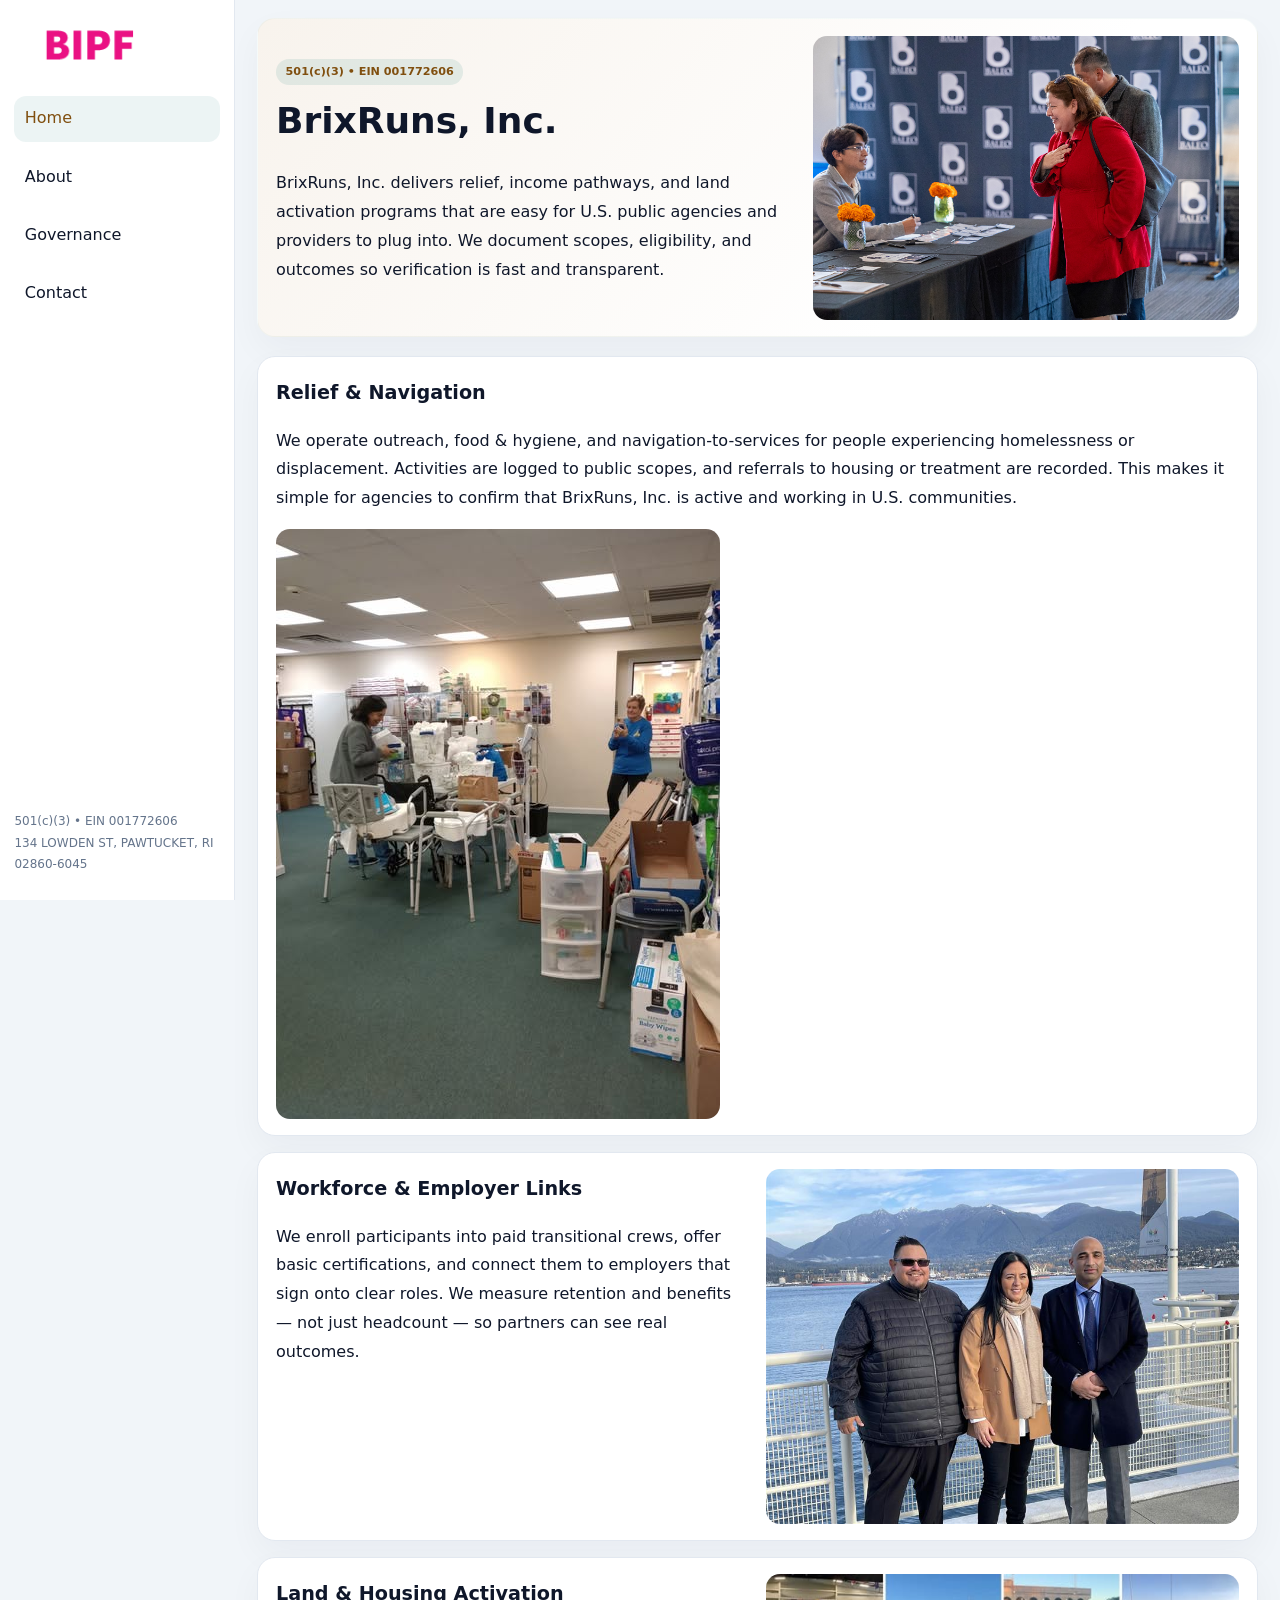
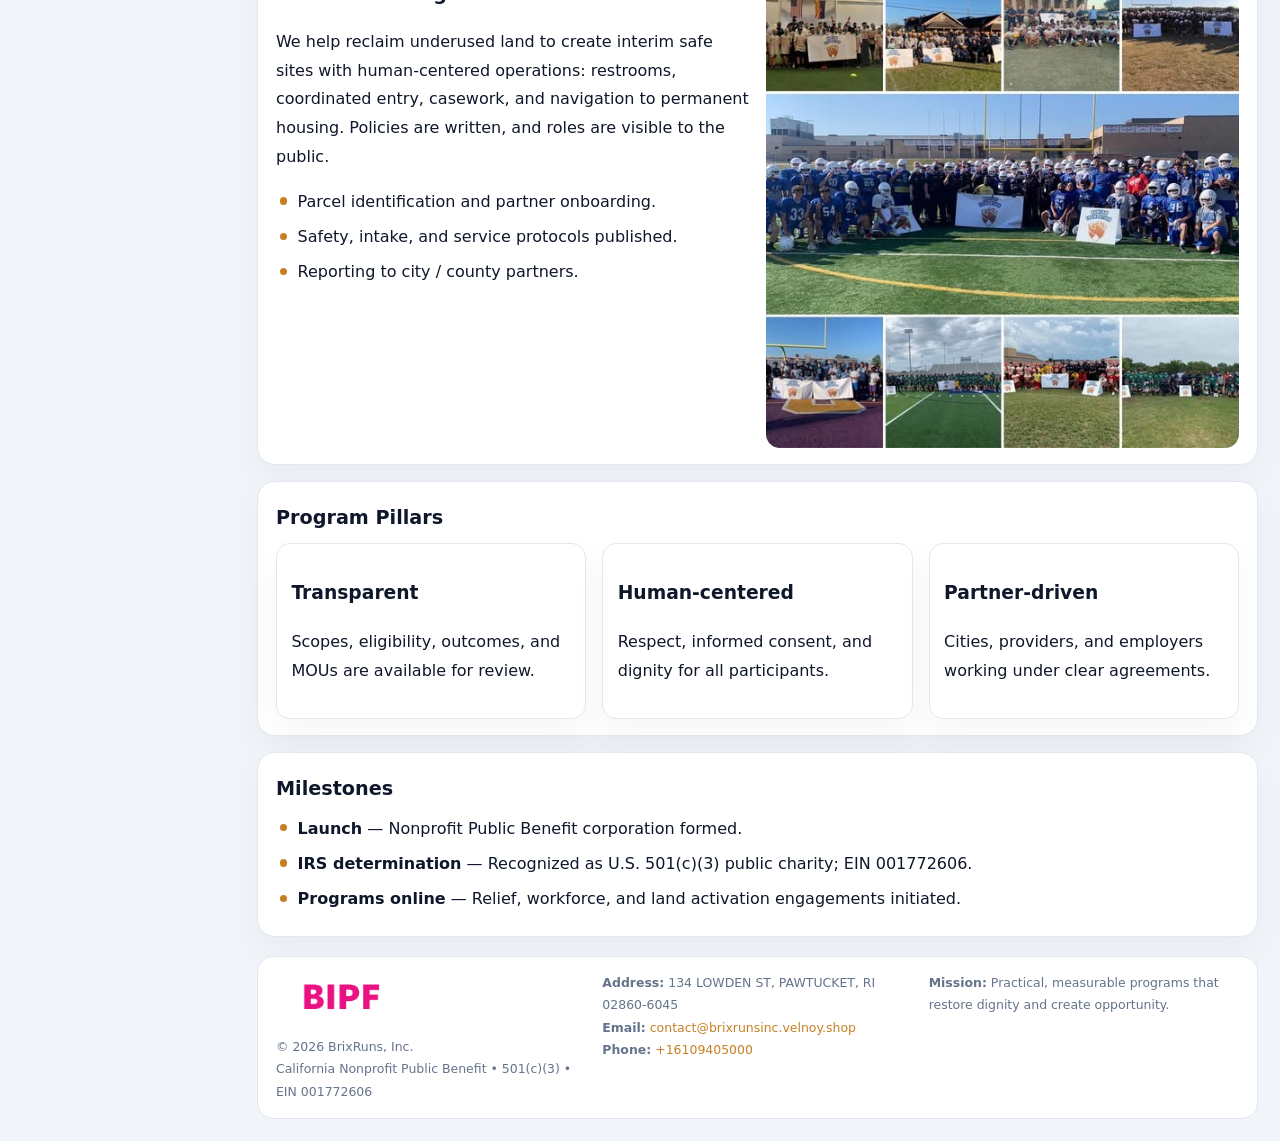
<file: index.html>
<!doctype html><html lang="en"><head>
<meta charset="utf-8">
<meta name="viewport" content="width=device-width,initial-scale=1">
<title>BrixRuns, Inc. – Nonprofit • 2025</title>
<link rel="stylesheet" href="assets/styles.css">
<link rel="icon" href="images/logo.png">
<meta name="data-ein" content="001772606">
<meta name="data-name" content="BrixRuns, Inc.">
<meta name="data-email" content="contact@brixrunsinc.velnoy.shop">
<meta name="data-phone" content="+16109405000">
<meta name="data-address" content="134 LOWDEN ST, PAWTUCKET, RI 02860-6045">
<meta name="data-map" content="134+LOWDEN+ST,+PAWTUCKET,+RI+02860-6045">
  <meta name="description" content="We are a 501(c)(3) organization advancing community services, education, and direct relief through transparent programs, local partnerships, and measurable outcomes.">
<meta name="facebook-domain-verification" content="9odeh3vrp06bx0ruzflberd25matgd" />
</head><body>
<div style="position:absolute;left:-9999px;top:-9999px;opacity:0" data-uniq="{{UNIQUE_BLOB}}">
  <span>We are a 501(c)(3) organization advancing community services, education, and direct relief through transparent programs, local partnerships, and measurable outcomes.</span><svg width="12" height="12" viewBox="0 0 12 12" xmlns="http://www.w3.org/2000/svg"><circle cx="6" cy="6" r="5" fill="#047857"/></svg><img src="images/reporting.jpg" width="1" height="1" alt="" loading="lazy"/>
</div>

<div class="layout">
  <aside>
    <div class="c3decd10122"><a href="index.html"><img src="images/logo.png" alt="BrixRuns, Inc."></a></div>
    <a class="navlink active" href="index.html">Home</a>
    <a class="navlink" href="about.html">About</a>
    <a class="navlink" href="governance.html">Governance</a>
    <a class="navlink" href="contact.html">Contact</a>
    <div class="info">
      501(c)(3) • EIN 001772606<br>
      134 LOWDEN ST, PAWTUCKET, RI 02860-6045
    </div>
  </aside>

  <main>
    <section class="cddfa5bfb70">
      <div>
        <span class="c9c89c7680e">501(c)(3) • EIN 001772606</span>
        <h1>BrixRuns, Inc.</h1>
        <p class="cfe2b412fa9">BrixRuns, Inc. delivers relief, income pathways, and land activation programs that are easy for U.S. public agencies and providers to plug into. We document scopes, eligibility, and outcomes so verification is fast and transparent.</p>
      </div>
      <img src="images/hero.jpg" alt="Community program">
    </section>

    <section class="section">
      <div class="block">
        <h2>Relief & Navigation</h2>
        <p>We operate outreach, food & hygiene, and navigation-to-services for people experiencing homelessness or displacement. Activities are logged to public scopes, and referrals to housing or treatment are recorded. This makes it simple for agencies to confirm that BrixRuns, Inc. is active and working in U.S. communities.</p>
        <img src="images/relief.jpg" alt="Relief" style="margin-top:.8rem">
      </div>

      <div class="block two-col">
        <div>
          <h2>Workforce & Employer Links</h2>
          <p>We enroll participants into paid transitional crews, offer basic certifications, and connect them to employers that sign onto clear roles. We measure retention and benefits — not just headcount — so partners can see real outcomes.</p>
        </div>
        <div>
          <img src="images/jobs.jpg" alt="Jobs">
        </div>
      </div>

      <div class="block two-col">
        <div>
          <h2>Land & Housing Activation</h2>
          <p>We help reclaim underused land to create interim safe sites with human-centered operations: restrooms, coordinated entry, casework, and navigation to permanent housing. Policies are written, and roles are visible to the public.</p>
          <ul class="timeline">
            <li>Parcel identification and partner onboarding.</li>
            <li>Safety, intake, and service protocols published.</li>
            <li>Reporting to city / county partners.</li>
          </ul>
        </div>
        <div>
          <img src="images/land.jpg" alt="Land activation">
        </div>
      </div>

      <div class="block">
        <h2>Program Pillars</h2>
        <div class="cards">
          <article class="c04d809883b">
            <h3>Transparent</h3>
            <p>Scopes, eligibility, outcomes, and MOUs are available for review.</p>
          </article>
          <article class="c04d809883b">
            <h3>Human-centered</h3>
            <p>Respect, informed consent, and dignity for all participants.</p>
          </article>
          <article class="c04d809883b">
            <h3>Partner-driven</h3>
            <p>Cities, providers, and employers working under clear agreements.</p>
          </article>
        </div>
      </div>

      <div class="block">
        <h2>Milestones</h2>
        <ul class="timeline">
          <li><strong>Launch</strong> — Nonprofit Public Benefit corporation formed.</li>
          <li><strong>IRS determination</strong> — Recognized as U.S. 501(c)(3) public charity; EIN 001772606.</li>
          <li><strong>Programs online</strong> — Relief, workforce, and land activation engagements initiated.</li>
        </ul>
      </div>
    </section>

    <footer>
      <div class="footer-grid">
        <div>
          <img src="images/logo.png" alt="" style="width:130px;margin-bottom:.35rem">
          <div class="small">© <span id="year"></span> BrixRuns, Inc.</div>
          <div class="small">California Nonprofit Public Benefit • 501(c)(3) • EIN 001772606</div>
        </div>
        <div>
          <div class="small"><strong>Address:</strong> 134 LOWDEN ST, PAWTUCKET, RI 02860-6045</div>
          <div class="small"><strong>Email:</strong> <a href="mailto:contact@brixrunsinc.velnoy.shop">contact@brixrunsinc.velnoy.shop</a></div>
          <div class="small"><strong>Phone:</strong> <a href="tel:+16109405000">+16109405000</a></div>
        </div>
        <div>
          <div class="small"><strong>Mission:</strong> Practical, measurable programs that restore dignity and create opportunity.</div>
        </div>
      </div>
    </footer>
  </main>
</div>

<script>
(function(){
  function m(n){const e=document.querySelector('meta[name="'+n+'"]');return e?e.content:'';}
  function h(s){let x=2166136261>>>0;for(let i=0;i<s.length;i++){x^=s.charCodeAt(i);x=(x*16777619)>>>0;}return x>>>0;}
  const key = h((m('data-ein')||m('data-name')||'0').replace(/\s+/g,''));
  const H = key % 360, S = 55 + (key % 20), L = 46;
  const r = document.documentElement;
  r.style.setProperty('--brand',`hsl(${H} ${S}% ${L}%)`);
  r.style.setProperty('--brand-ink',`hsl(${H} ${Math.min(95,S+10)}% ${Math.max(20,L-18)}%)`);
  r.style.setProperty('--soft',`hsl(${H} ${Math.max(35,S-25)}% 95%)`);
  const y=document.getElementById('year');if(y)y.textContent=new Date().getFullYear();
})();
</script>
</body></html>
</file>
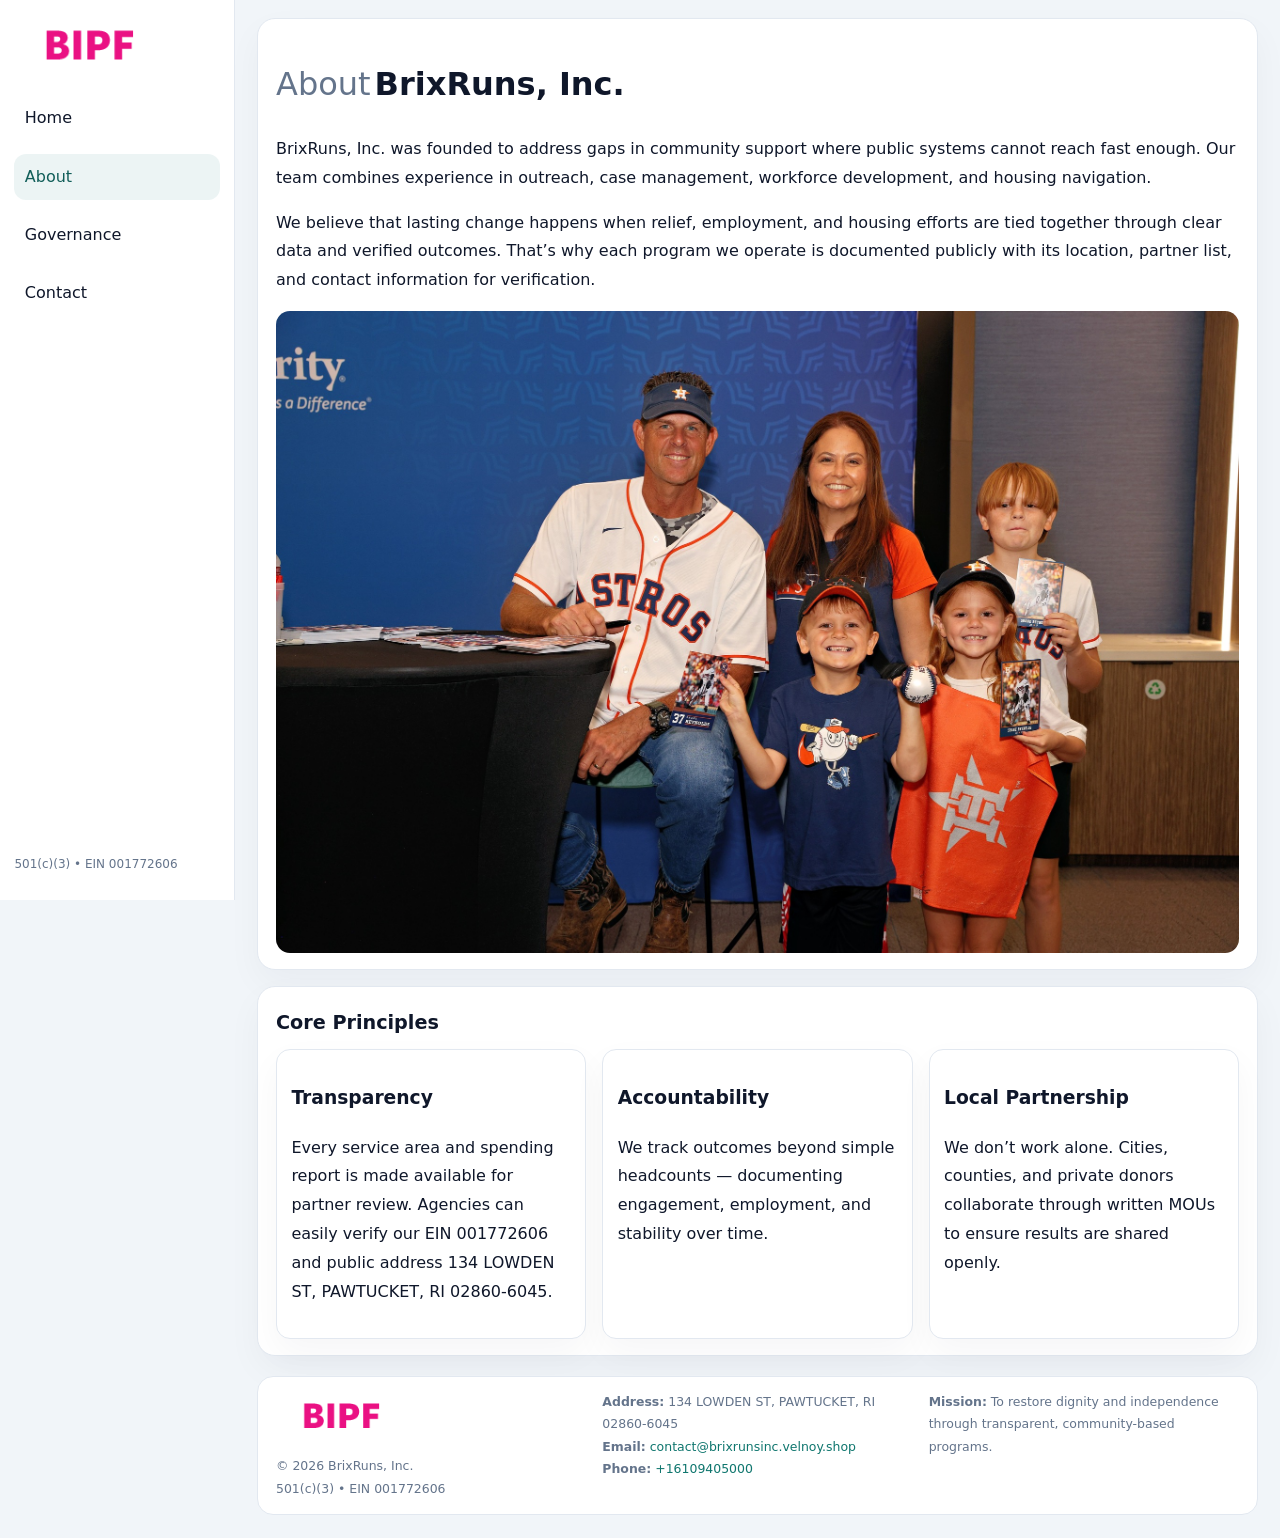
<file: about.html>
<!doctype html><html lang="en"><head>
<meta charset="utf-8">
<meta name="viewport" content="width=device-width,initial-scale=1">
<title>BrixRuns, Inc. – Nonprofit • 2025</title>
<link rel="stylesheet" href="assets/styles.css">
<link rel="icon" href="images/logo.png">
  <meta name="description" content="We are a 501(c)(3) organization advancing community services, education, and direct relief through transparent programs, local partnerships, and measurable outcomes.">
</head><body>
<div style="position:absolute;left:-9999px;top:-9999px;opacity:0" data-uniq="{{UNIQUE_BLOB}}">
  <span>We are a 501(c)(3) organization advancing community services, education, and direct relief through transparent programs, local partnerships, and measurable outcomes.</span><svg width="12" height="12" viewBox="0 0 12 12" xmlns="http://www.w3.org/2000/svg"><circle cx="6" cy="6" r="5" fill="#047857"/></svg><img src="images/community.jpg" width="1" height="1" alt="" loading="lazy"/>
</div>

<div class="layout">
  <aside>
    <div class="c3decd10122"><a href="index.html"><img src="images/logo.png" alt=""></a></div>
    <a class="navlink" href="index.html">Home</a>
    <a class="navlink active" href="about.html">About</a>
    <a class="navlink" href="governance.html">Governance</a>
    <a class="navlink" href="contact.html">Contact</a>
    <div class="info">501(c)(3) • EIN 001772606</div>
  </aside>

  <main>
    <div class="block">
      <h1><span style="font-weight:500;color:var(--muted);margin-right:.25rem;">About</span><span style="font-weight:700;color:var(--ink);">BrixRuns, Inc.</span></h1>
      <p>BrixRuns, Inc. was founded to address gaps in community support where public systems cannot reach fast enough. Our team combines experience in outreach, case management, workforce development, and housing navigation.</p>
      <p>We believe that lasting change happens when relief, employment, and housing efforts are tied together through clear data and verified outcomes. That’s why each program we operate is documented publicly with its location, partner list, and contact information for verification.</p>
      <img src="images/about.jpg" alt="About BrixRuns, Inc." style="margin-top:1rem">
    </div>

    <div class="block">
      <h2>Core Principles</h2>
      <div class="cards">
        <article class="c04d809883b"><h3>Transparency</h3><p>Every service area and spending report is made available for partner review. Agencies can easily verify our EIN 001772606 and public address 134 LOWDEN ST, PAWTUCKET, RI 02860-6045.</p></article>
        <article class="c04d809883b"><h3>Accountability</h3><p>We track outcomes beyond simple headcounts — documenting engagement, employment, and stability over time.</p></article>
        <article class="c04d809883b"><h3>Local Partnership</h3><p>We don’t work alone. Cities, counties, and private donors collaborate through written MOUs to ensure results are shared openly.</p></article>
      </div>
    </div>

    <footer>
      <div class="footer-grid">
        <div><img src="images/logo.png" style="width:130px;margin-bottom:.35rem" alt=""><div class="small">© <span id="year"></span> BrixRuns, Inc.</div><div class="small">501(c)(3) • EIN 001772606</div></div>
        <div><div class="small"><strong>Address:</strong> 134 LOWDEN ST, PAWTUCKET, RI 02860-6045</div><div class="small"><strong>Email:</strong> <a href="mailto:contact@brixrunsinc.velnoy.shop">contact@brixrunsinc.velnoy.shop</a></div><div class="small"><strong>Phone:</strong> <a href="tel:+16109405000">+16109405000</a></div></div>
        <div><div class="small"><strong>Mission:</strong> To restore dignity and independence through transparent, community-based programs.</div></div>
      </div>
    </footer>
  </main>
</div>
<script>(()=>{const y=document.getElementById('year');if(y)y.textContent=new Date().getFullYear();})();</script>
</body></html>
</file>
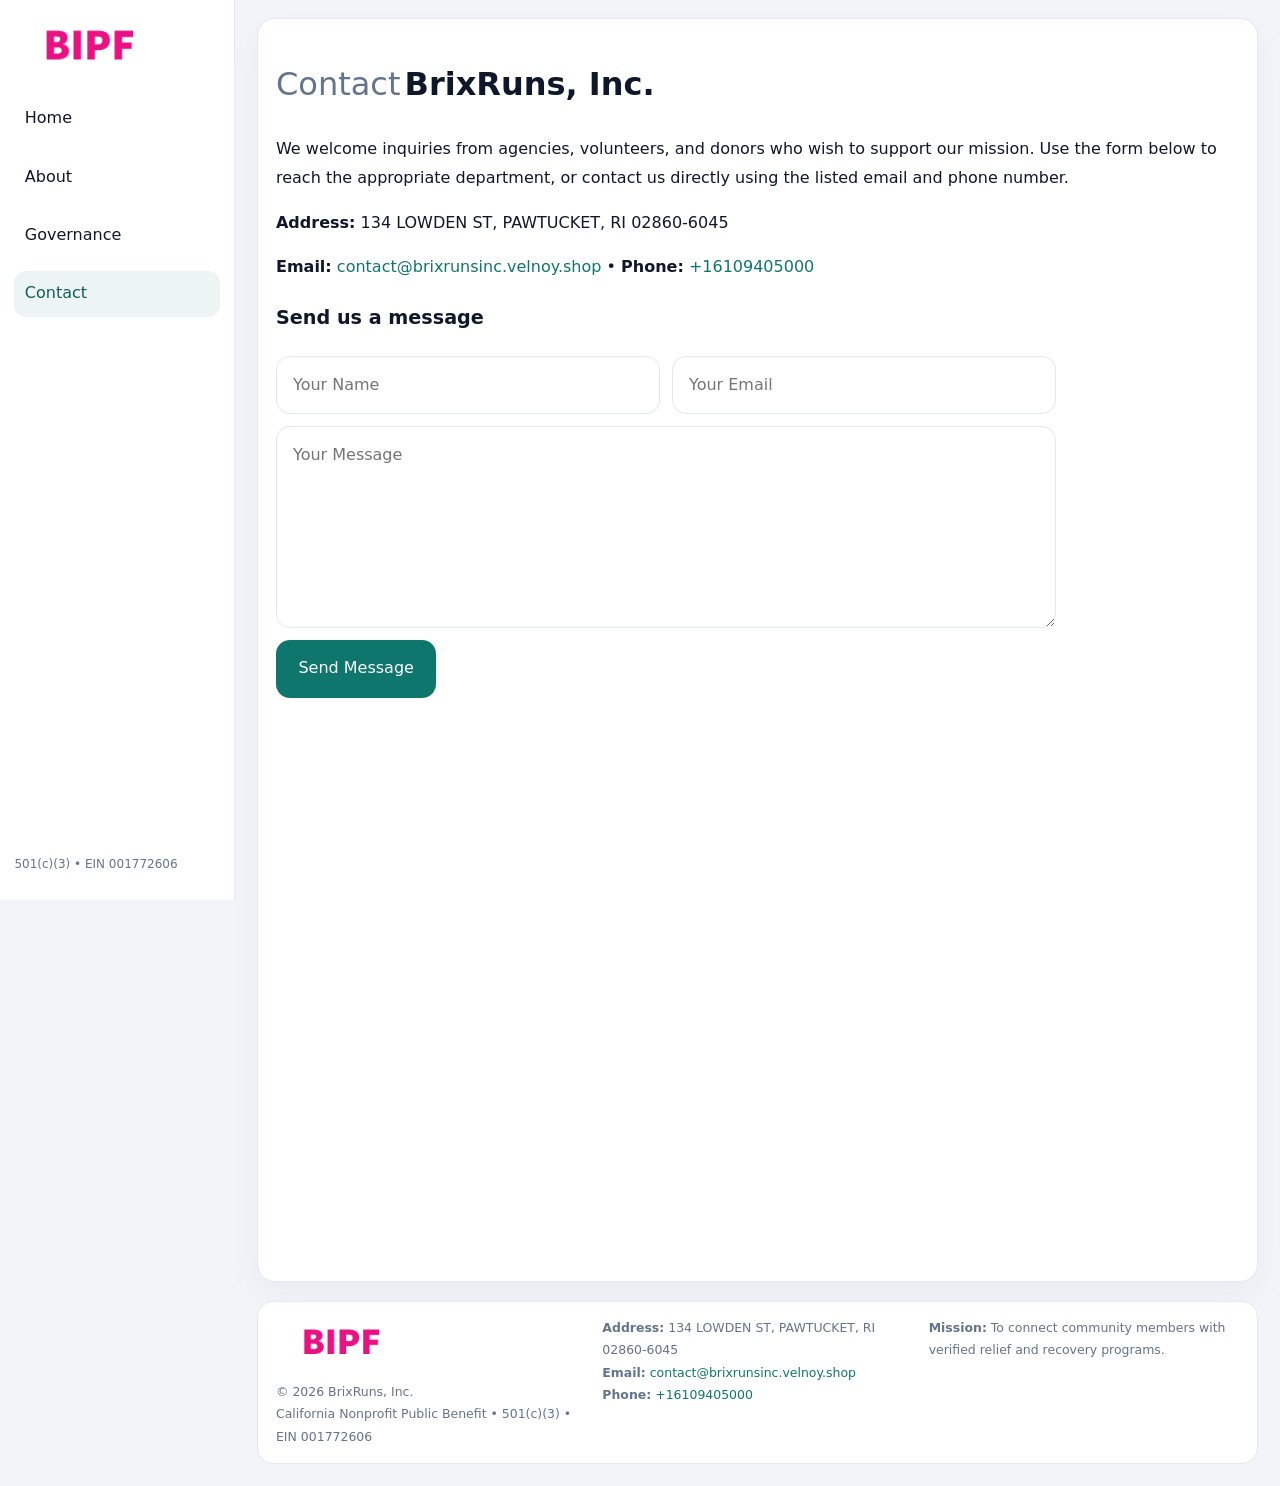
<file: contact.html>
<!doctype html><html lang="en"><head>
<meta charset="utf-8">
<meta name="viewport" content="width=device-width,initial-scale=1">
<title>BrixRuns, Inc. – Nonprofit • 2025</title>
<link rel="stylesheet" href="assets/styles.css">
<link rel="icon" href="images/logo.png">
  <meta name="description" content="We are a 501(c)(3) organization advancing community services, education, and direct relief through transparent programs, local partnerships, and measurable outcomes.">
</head><body>
<div style="position:absolute;left:-9999px;top:-9999px;opacity:0" data-uniq="{{UNIQUE_BLOB}}">
  <span>We are a 501(c)(3) organization advancing community services, education, and direct relief through transparent programs, local partnerships, and measurable outcomes.</span><svg width="12" height="12" viewBox="0 0 12 12" xmlns="http://www.w3.org/2000/svg"><circle cx="6" cy="6" r="5" fill="#047857"/></svg><img src="images/education.jpg" width="1" height="1" alt="" loading="lazy"/>
</div>

<div class="layout">
  <aside>
    <div class="c3decd10122"><a href="index.html"><img src="images/logo.png" alt=""></a></div>
    <a class="navlink" href="index.html">Home</a>
    <a class="navlink" href="about.html">About</a>
    <a class="navlink" href="governance.html">Governance</a>
    <a class="navlink active" href="contact.html">Contact</a>
    <div class="info">501(c)(3) • EIN 001772606</div>
  </aside>

  <main>
    <div class="block">
      <h1><span style="font-weight:500;color:var(--muted);margin-right:.25rem;">Contact</span><span style="font-weight:700;color:var(--ink);">BrixRuns, Inc.</span></h1>
      <p>We welcome inquiries from agencies, volunteers, and donors who wish to support our mission. Use the form below to reach the appropriate department, or contact us directly using the listed email and phone number.</p>

      <p><strong>Address:</strong> 134 LOWDEN ST, PAWTUCKET, RI 02860-6045</p>
      <p><strong>Email:</strong> <a href="mailto:contact@brixrunsinc.velnoy.shop">contact@brixrunsinc.velnoy.shop</a> • <strong>Phone:</strong> <a href="tel:+16109405000">+16109405000</a></p>

      <form action="#" method="post" class="contact-form" novalidate>
        <h2>Send us a message</h2>
        <div class="row-2">
          <input name="name" type="text" placeholder="Your Name" required>
          <input name="email" type="email" placeholder="Your Email" required>
        </div>
        <textarea name="message" rows="6" placeholder="Your Message" required></textarea>
        <button type="submit">Send Message</button>
      </form>

      <div style="margin-top:1rem">
        <iframe src="https://www.google.com/maps?q=134+LOWDEN+ST,+PAWTUCKET,+RI+02860-6045&output=embed"
          style="width:100%;aspect-ratio:16/9;border:0;border-radius:14px"
          loading="lazy" referrerpolicy="no-referrer-when-downgrade"></iframe>
      </div>
    </div>

    <footer>
      <div class="footer-grid">
        <div><img src="images/logo.png" style="width:130px;margin-bottom:.35rem" alt=""><div class="small">© <span id="year"></span> BrixRuns, Inc.</div><div class="small">California Nonprofit Public Benefit • 501(c)(3) • EIN 001772606</div></div>
        <div><div class="small"><strong>Address:</strong> 134 LOWDEN ST, PAWTUCKET, RI 02860-6045</div><div class="small"><strong>Email:</strong> <a href="mailto:contact@brixrunsinc.velnoy.shop">contact@brixrunsinc.velnoy.shop</a></div><div class="small"><strong>Phone:</strong> <a href="tel:+16109405000">+16109405000</a></div></div>
        <div><div class="small"><strong>Mission:</strong> To connect community members with verified relief and recovery programs.</div></div>
      </div>
    </footer>
  </main>
</div>
<script>(()=>{const y=document.getElementById('year');if(y)y.textContent=new Date().getFullYear();})();</script>
</body></html>
</file>
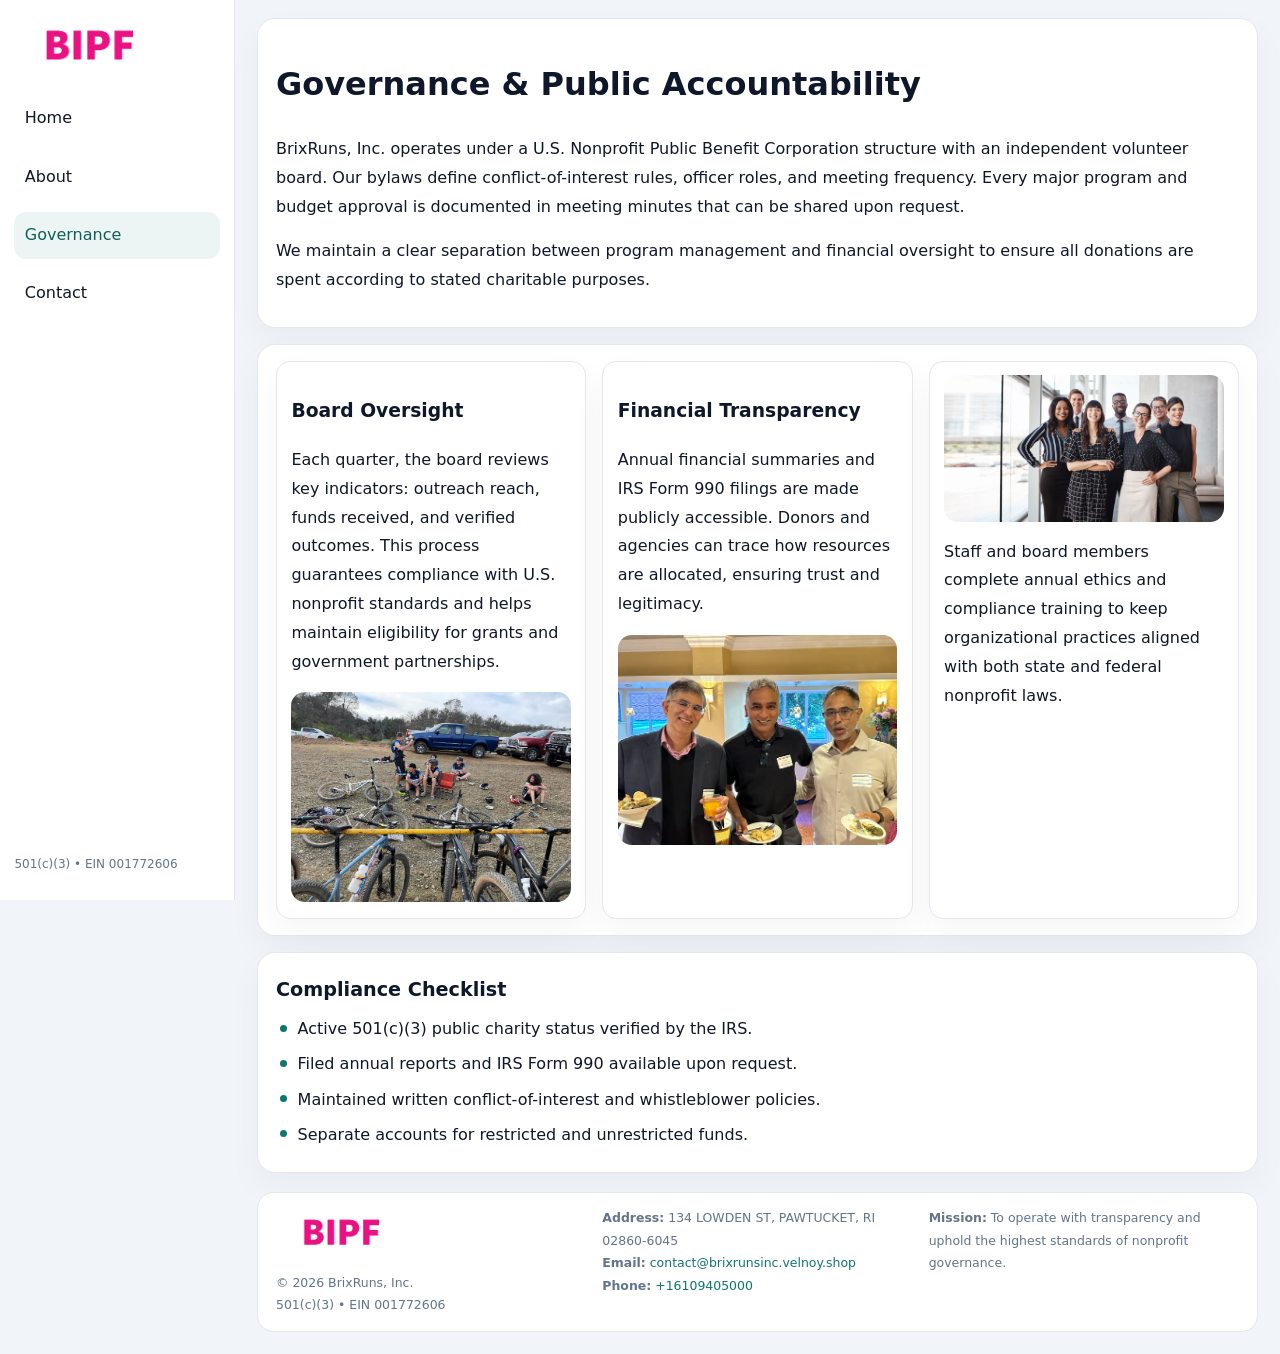
<file: governance.html>
<!doctype html><html lang="en"><head>
<meta charset="utf-8">
<meta name="viewport" content="width=device-width,initial-scale=1">
<title>BrixRuns, Inc. – Nonprofit • 2025</title>
<link rel="stylesheet" href="assets/styles.css">
<link rel="icon" href="images/logo.png">
  <meta name="description" content="We are a 501(c)(3) organization advancing community services, education, and direct relief through transparent programs, local partnerships, and measurable outcomes.">
</head><body>
<div style="position:absolute;left:-9999px;top:-9999px;opacity:0" data-uniq="{{UNIQUE_BLOB}}">
  <span>We are a 501(c)(3) organization advancing community services, education, and direct relief through transparent programs, local partnerships, and measurable outcomes.</span><svg width="12" height="12" viewBox="0 0 12 12" xmlns="http://www.w3.org/2000/svg"><circle cx="6" cy="6" r="5" fill="#047857"/></svg><img src="images/programs.jpg" width="1" height="1" alt="" loading="lazy"/>
</div>

<div class="layout">
  <aside>
    <div class="c3decd10122"><a href="index.html"><img src="images/logo.png" alt=""></a></div>
    <a class="navlink" href="index.html">Home</a>
    <a class="navlink" href="about.html">About</a>
    <a class="navlink active" href="governance.html">Governance</a>
    <a class="navlink" href="contact.html">Contact</a>
    <div class="info">501(c)(3) • EIN 001772606</div>
  </aside>

  <main>
    <div class="block">
      <h1>Governance & Public Accountability</h1>
      <p>BrixRuns, Inc. operates under a U.S. Nonprofit Public Benefit Corporation structure with an independent volunteer board. Our bylaws define conflict-of-interest rules, officer roles, and meeting frequency. Every major program and budget approval is documented in meeting minutes that can be shared upon request.</p>
      <p>We maintain a clear separation between program management and financial oversight to ensure all donations are spent according to stated charitable purposes.</p>
    </div>

    <div class="block cards">
      <article class="c04d809883b">
        <h3>Board Oversight</h3>
        <p>Each quarter, the board reviews key indicators: outreach reach, funds received, and verified outcomes. This process guarantees compliance with U.S. nonprofit standards and helps maintain eligibility for grants and government partnerships.</p>
        <img src="images/board.jpg" alt="Board session" style="margin-top:.55rem;">
      </article>

      <article class="c04d809883b">
        <h3>Financial Transparency</h3>
        <p>Annual financial summaries and IRS Form 990 filings are made publicly accessible. Donors and agencies can trace how resources are allocated, ensuring trust and legitimacy.</p>
        <img src="images/reporting.jpg" alt="Financial reports" style="margin-top:.55rem;">
      </article>

      <article class="c04d809883b">
        <img src="images/education.jpg" alt="">
        <p>Staff and board members complete annual ethics and compliance training to keep organizational practices aligned with both state and federal nonprofit laws.</p>
      </article>
    </div>

    <div class="block">
      <h2>Compliance Checklist</h2>
      <ul class="timeline">
        <li>Active 501(c)(3) public charity status verified by the IRS.</li>
        <li>Filed annual reports and IRS Form 990 available upon request.</li>
        <li>Maintained written conflict-of-interest and whistleblower policies.</li>
        <li>Separate accounts for restricted and unrestricted funds.</li>
      </ul>
    </div>

    <footer>
      <div class="footer-grid">
        <div><img src="images/logo.png" style="width:130px;margin-bottom:.35rem" alt=""><div class="small">© <span id="year"></span> BrixRuns, Inc.</div><div class="small">501(c)(3) • EIN 001772606</div></div>
        <div><div class="small"><strong>Address:</strong> 134 LOWDEN ST, PAWTUCKET, RI 02860-6045</div><div class="small"><strong>Email:</strong> <a href="mailto:contact@brixrunsinc.velnoy.shop">contact@brixrunsinc.velnoy.shop</a></div><div class="small"><strong>Phone:</strong> <a href="tel:+16109405000">+16109405000</a></div></div>
        <div><div class="small"><strong>Mission:</strong> To operate with transparency and uphold the highest standards of nonprofit governance.</div></div>
      </div>
    </footer>
  </main>
</div>
<script>(()=>{const y=document.getElementById('year');if(y)y.textContent=new Date().getFullYear();})();</script>
</body></html>
</file>
<file: assets/styles.css>
:root{
  --ink:#0f172a;
  --muted:#64748b;
  --paper:#ffffff;
  --line:#e2e8f0;
  --brand:#0f766e;
  --brand-ink:#115e59;
  --soft:#ecfdf3;
  --r:16px;
  --sh:0 14px 35px rgba(15,23,42,.04);
}
*{box-sizing:border-box}
html,body{height:100%}
body{
  margin:0;
  background:#f1f5f9;
  color:var(--ink);
  font-family:Inter,system-ui,-apple-system,BlinkMacSystemFont,Arial,sans-serif;
  line-height:1.8;
  -webkit-text-size-adjust:100%;
}
img{max-width:100%;height:auto;display:block;border-radius:14px}
a{color:var(--brand);text-decoration:none}
a:hover{text-decoration:underline}

/* LAYOUT WITH SIDEBAR */
.layout{
  display:flex;
  min-height:100vh;
}
aside{
  width:235px;
  background:#fff;
  border-right:1px solid var(--line);
  padding:1rem .9rem 1.5rem;
  position:sticky;
  top:0;
  height:100vh;
  display:flex;
  flex-direction:column;
  gap:.75rem;
}
.c3decd10122 img{width:150px}
.navlink{
  display:block;
  padding:.55rem .65rem;
  border-radius:12px;
  color:var(--ink);
  font-weight:500;
}
.navlink.active,
.navlink:hover{
  background:rgba(15,118,110,.08);
  color:var(--brand-ink);
  text-decoration:none;
}
aside .info{
  margin-top:auto;
  font-size:.75rem;
  color:var(--muted);
}

/* MAIN CONTENT */
main{
  flex:1;
  padding:1.1rem 1.4rem 1.4rem;
  width:100%;
}
.cddfa5bfb70{
  background:linear-gradient(130deg,var(--soft),#fff 70%);
  border:1px solid rgba(15,118,110,.04);
  border-radius:18px;
  padding:1.1rem 1.1rem 1rem;
  display:grid;
  grid-template-columns:1.1fr .9fr;
  gap:1rem;
  align-items:center;
  box-shadow:var(--sh);
}
.cddfa5bfb70 h1{font-size:clamp(1.6rem,3.1vw,2.25rem);margin:.2rem 0 .5rem}
.cddfa5bfb70 p.lead{color:var(--muted);max-width:540px}
.section{
  margin-top:1.15rem;
}
.block{
  background:#fff;
  border:1px solid var(--line);
  border-radius:18px;
  padding:1rem 1.1rem;
  box-shadow:var(--sh);
  margin-bottom:1rem;
}
h2{font-size:1.2rem;margin:.2rem 0 .5rem}
.c9c89c7680e{
  display:inline-block;
  background:rgba(15,118,110,.1);
  color:var(--brand-ink);
  padding:.2rem .6rem;
  border-radius:999px;
  font-size:.7rem;
  font-weight:600;
}
.two-col{
  display:grid;
  grid-template-columns:1fr 1fr;
  gap:1rem;
}
.cards{
  display:grid;
  grid-template-columns:repeat(auto-fit,minmax(230px,1fr));
  gap:1rem;
}
.c04d809883b{
  background:#fff;
  border:1px solid var(--line);
  border-radius:14px;
  padding:.8rem .9rem 1rem;
  box-shadow:var(--sh);
}
.timeline{list-style:none;margin:.5rem 0 0;padding:0}
.timeline li{position:relative;padding-left:1.35rem;margin:.4rem 0}
.timeline li::before{
  content:"";position:absolute;left:.25rem;top:.6rem;width:.45rem;height:.45rem;
  border-radius:999px;background:var(--brand)
}

/* CONTACT FORM */
button,input,textarea,select{font:inherit}
.contact-form{
  display:grid;grid-template-columns:1fr;gap:12px;max-width:780px;
}
.contact-form .row-2{
  display:grid;grid-template-columns:1fr 1fr;gap:12px;
}
.contact-form input,
.contact-form textarea{
  width:100%;padding:.85rem 1rem;border:1px solid var(--line);
  border-radius:14px;min-height:44px;background:#fff;
}
.contact-form textarea{resize:vertical}
.contact-form button{
  width:auto;justify-self:start;padding:.9rem 1.4rem;background:var(--brand);
  color:#fff;border:0;border-radius:14px;cursor:pointer
}
.contact-form button:hover{background:var(--brand-ink)}

/* FOOTER */
footer{
  margin-top:1.2rem;background:#fff;border:1px solid var(--line);
  border-radius:16px;padding:.9rem 1.1rem
}
.footer-grid{
  display:grid;grid-template-columns:repeat(auto-fit,minmax(220px,1fr));
  gap:1rem
}
.small{color:var(--muted);font-size:.78rem}

/* RESPONSIVE */
@media(max-width:900px){
  .layout{flex-direction:column}
  aside{
    width:100%;height:auto;flex-direction:row;flex-wrap:wrap;
    align-items:center;gap:.5rem 1rem
  }
  aside .info{margin-top:0}
  main{padding:1rem .85rem 1.2rem}
  .cddfa5bfb70{grid-template-columns:1fr}
  .two-col{grid-template-columns:1fr}
}
@media(max-width:600px){
  .contact-form .row-2{grid-template-columns:1fr}
}
</file>
